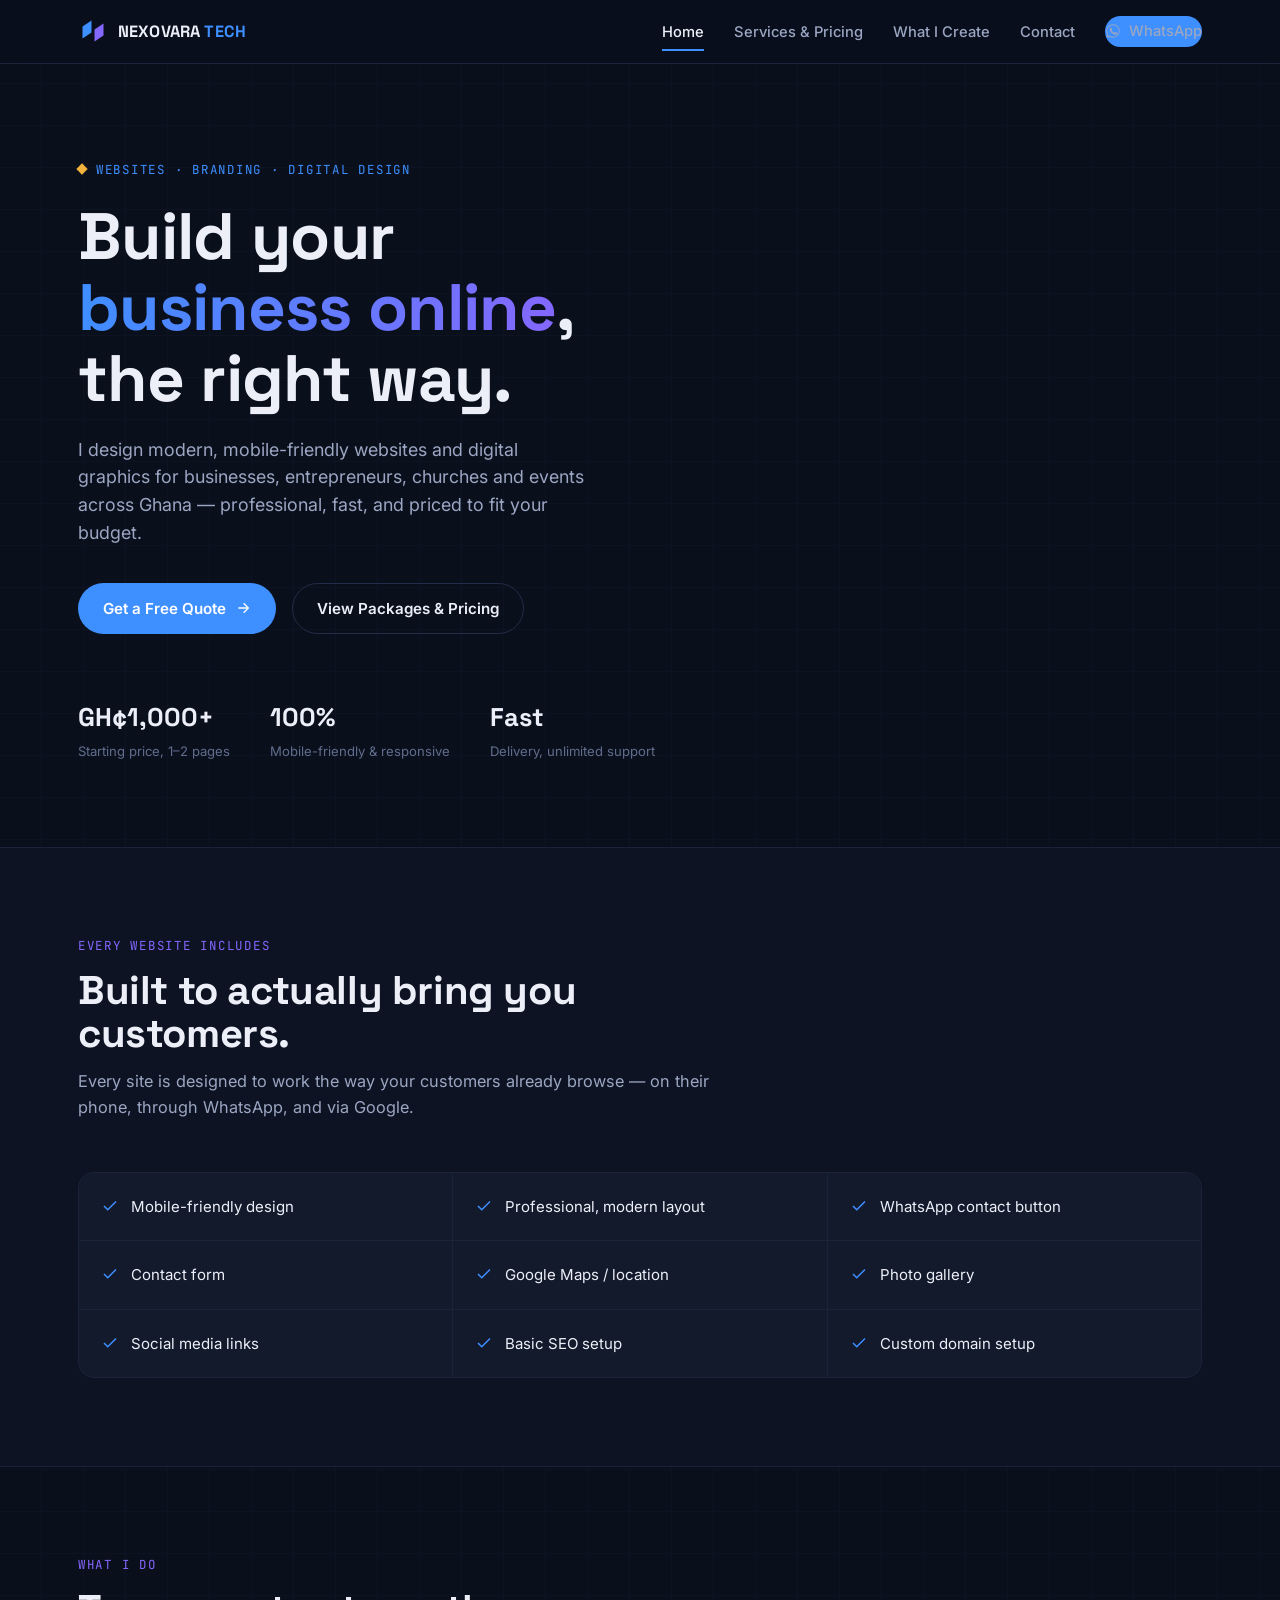
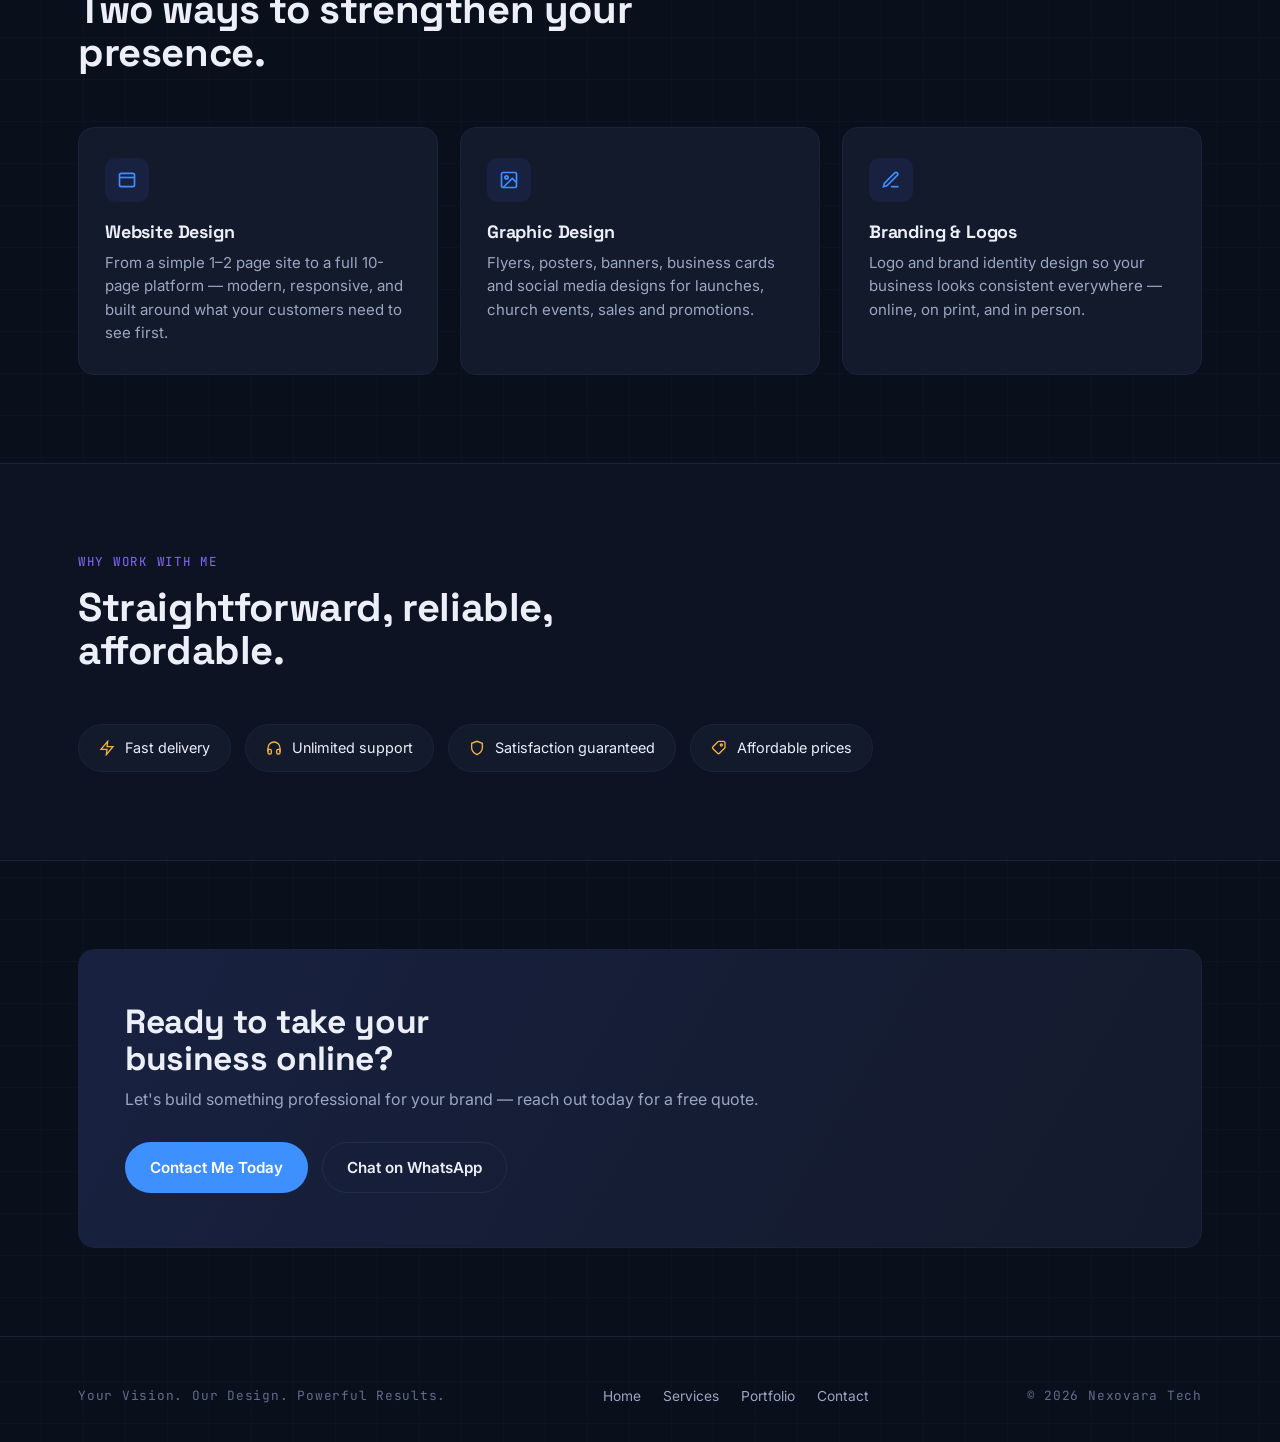
<file: index.html>
<!DOCTYPE html>
<html lang="en">
<head>
<meta charset="UTF-8">
<meta name="viewport" content="width=device-width, initial-scale=1.0">
<title>Nexovara Tech — Websites & Digital Design, Built for Ghanaian Businesses</title>
<meta name="description" content="Nexovara Tech builds modern, mobile-friendly websites and digital design for businesses, churches and events in Ghana. Get a professional site with WhatsApp booking, SEO setup and more.">
<link rel="preconnect" href="https://fonts.googleapis.com">
<link href="https://fonts.googleapis.com/css2?family=Space+Grotesk:wght@500;700&family=Inter:wght@400;500;600;700&family=JetBrains+Mono:wght@400;500&display=swap" rel="stylesheet">
<link rel="stylesheet" href="styles.css">
</head>
<body>

<header class="site-header">
  <nav class="nav">
    <a href="index.html" class="brand">
      <svg class="brand-mark" viewBox="0 0 40 40" fill="none">
        <path d="M6 30V14L18 6V22L6 30Z" fill="#3E8FFF"/>
        <path d="M34 10V26L22 34V18L34 10Z" fill="#8467FF"/>
      </svg>
      <span class="brand-name">NEXOVARA <span>TECH</span></span>
    </a>
    <ul class="nav-links" id="nav-links">
      <li><a href="index.html" class="active">Home</a></li>
      <li><a href="services.html">Services & Pricing</a></li>
      <li><a href="portfolio.html">What I Create</a></li>
      <li><a href="contact.html">Contact</a></li>
      <li><a href="https://wa.me/233247106208" class="nav-cta" target="_blank" rel="noopener">
        <svg width="16" height="16" viewBox="0 0 24 24" fill="currentColor"><path d="M17.5 14.4c-.3-.1-1.7-.8-1.9-.9-.3-.1-.4-.1-.6.1-.2.3-.7.9-.8 1-.2.2-.3.2-.5.1-.3-.1-1.2-.4-2.2-1.4-.8-.7-1.4-1.6-1.5-1.9-.2-.3 0-.5.1-.6.1-.1.3-.3.4-.5.1-.1.2-.3.2-.4.1-.2 0-.3 0-.5-.1-.1-.6-1.5-.8-2-.2-.5-.4-.4-.6-.4h-.5c-.2 0-.5.1-.7.3-.3.3-1 1-1 2.4s1 2.8 1.2 3c.1.2 2 3 4.8 4.3.7.3 1.2.5 1.6.6.7.2 1.3.2 1.8.1.5-.1 1.7-.7 2-1.4.2-.7.2-1.2.1-1.4-.1-.1-.2-.2-.5-.3z"/><path d="M12 2C6.5 2 2 6.5 2 12c0 1.9.5 3.7 1.5 5.2L2 22l4.9-1.3c1.5.8 3.2 1.3 5.1 1.3 5.5 0 10-4.5 10-10S17.5 2 12 2zm0 18.3c-1.7 0-3.3-.5-4.7-1.3l-.3-.2-3 .8.8-2.9-.2-.3C3.7 15 3.2 13.5 3.2 12c0-4.8 3.9-8.8 8.8-8.8s8.8 3.9 8.8 8.8-3.9 8.8-8.8 8.8z"/></svg>
        WhatsApp
      </a></li>
    </ul>
    <button class="nav-toggle" aria-label="Toggle menu" aria-expanded="false">
      <svg width="22" height="22" viewBox="0 0 24 24" fill="none" stroke="currentColor" stroke-width="2"><path d="M3 6h18M3 12h18M3 18h18"/></svg>
    </button>
  </nav>
</header>

<main>

  <!-- HERO -->
  <section class="hero">
    <div class="wrap">
      <span class="eyebrow">Websites · Branding · Digital Design</span>
      <h1>Build your <span class="accent">business online</span>, the right way.</h1>
      <p class="hero-sub">I design modern, mobile-friendly websites and digital graphics for businesses, entrepreneurs, churches and events across Ghana — professional, fast, and priced to fit your budget.</p>
      <div class="hero-actions">
        <a href="contact.html" class="btn btn-primary">
          Get a Free Quote
          <svg width="16" height="16" viewBox="0 0 24 24" fill="none" stroke="currentColor" stroke-width="2"><path d="M5 12h14M13 5l7 7-7 7"/></svg>
        </a>
        <a href="services.html" class="btn btn-ghost">View Packages & Pricing</a>
      </div>
      <div class="hero-stats">
        <div class="hero-stat"><b>GH¢1,000+</b><span>Starting price, 1–2 pages</span></div>
        <div class="hero-stat"><b>100%</b><span>Mobile-friendly & responsive</span></div>
        <div class="hero-stat"><b>Fast</b><span>Delivery, unlimited support</span></div>
      </div>
    </div>
  </section>

  <!-- FEATURES -->
  <section class="section section-alt">
    <div class="wrap">
      <div class="section-head">
        <span class="section-tag">Every Website Includes</span>
        <h2>Built to actually bring you customers.</h2>
        <p>Every site is designed to work the way your customers already browse — on their phone, through WhatsApp, and via Google.</p>
      </div>
      <div class="feat-grid">
        <div class="feat-item"><svg width="18" height="18" viewBox="0 0 24 24" fill="none" stroke="currentColor" stroke-width="2"><path d="M20 6L9 17l-5-5"/></svg><span>Mobile-friendly design</span></div>
        <div class="feat-item"><svg width="18" height="18" viewBox="0 0 24 24" fill="none" stroke="currentColor" stroke-width="2"><path d="M20 6L9 17l-5-5"/></svg><span>Professional, modern layout</span></div>
        <div class="feat-item"><svg width="18" height="18" viewBox="0 0 24 24" fill="none" stroke="currentColor" stroke-width="2"><path d="M20 6L9 17l-5-5"/></svg><span>WhatsApp contact button</span></div>
        <div class="feat-item"><svg width="18" height="18" viewBox="0 0 24 24" fill="none" stroke="currentColor" stroke-width="2"><path d="M20 6L9 17l-5-5"/></svg><span>Contact form</span></div>
        <div class="feat-item"><svg width="18" height="18" viewBox="0 0 24 24" fill="none" stroke="currentColor" stroke-width="2"><path d="M20 6L9 17l-5-5"/></svg><span>Google Maps / location</span></div>
        <div class="feat-item"><svg width="18" height="18" viewBox="0 0 24 24" fill="none" stroke="currentColor" stroke-width="2"><path d="M20 6L9 17l-5-5"/></svg><span>Photo gallery</span></div>
        <div class="feat-item"><svg width="18" height="18" viewBox="0 0 24 24" fill="none" stroke="currentColor" stroke-width="2"><path d="M20 6L9 17l-5-5"/></svg><span>Social media links</span></div>
        <div class="feat-item"><svg width="18" height="18" viewBox="0 0 24 24" fill="none" stroke="currentColor" stroke-width="2"><path d="M20 6L9 17l-5-5"/></svg><span>Basic SEO setup</span></div>
        <div class="feat-item"><svg width="18" height="18" viewBox="0 0 24 24" fill="none" stroke="currentColor" stroke-width="2"><path d="M20 6L9 17l-5-5"/></svg><span>Custom domain setup</span></div>
      </div>
    </div>
  </section>

  <!-- SERVICES TEASER -->
  <section class="section">
    <div class="wrap">
      <div class="section-head">
        <span class="section-tag">What I Do</span>
        <h2>Two ways to strengthen your presence.</h2>
      </div>
      <div class="card-grid">
        <div class="card">
          <div class="card-icon"><svg width="20" height="20" viewBox="0 0 24 24" fill="none" stroke="currentColor" stroke-width="2"><rect x="3" y="4" width="18" height="16" rx="2"/><path d="M3 9h18"/></svg></div>
          <h3>Website Design</h3>
          <p>From a simple 1–2 page site to a full 10-page platform — modern, responsive, and built around what your customers need to see first.</p>
        </div>
        <div class="card">
          <div class="card-icon"><svg width="20" height="20" viewBox="0 0 24 24" fill="none" stroke="currentColor" stroke-width="2"><rect x="3" y="3" width="18" height="18" rx="2"/><circle cx="9" cy="9" r="2"/><path d="M21 15l-5-5L5 21"/></svg></div>
          <h3>Graphic Design</h3>
          <p>Flyers, posters, banners, business cards and social media designs for launches, church events, sales and promotions.</p>
        </div>
        <div class="card">
          <div class="card-icon"><svg width="20" height="20" viewBox="0 0 24 24" fill="none" stroke="currentColor" stroke-width="2"><path d="M12 20h9"/><path d="M16.5 3.5a2.1 2.1 0 013 3L7 19l-4 1 1-4L16.5 3.5z"/></svg></div>
          <h3>Branding & Logos</h3>
          <p>Logo and brand identity design so your business looks consistent everywhere — online, on print, and in person.</p>
        </div>
      </div>
    </div>
  </section>

  <!-- WHY US -->
  <section class="section section-alt">
    <div class="wrap">
      <div class="section-head">
        <span class="section-tag">Why Work With Me</span>
        <h2>Straightforward, reliable, affordable.</h2>
      </div>
      <div class="badge-strip">
        <div class="badge"><svg width="16" height="16" viewBox="0 0 24 24" fill="none" stroke="currentColor" stroke-width="2"><path d="M13 2L3 14h9l-1 8 10-12h-9l1-8z"/></svg>Fast delivery</div>
        <div class="badge"><svg width="16" height="16" viewBox="0 0 24 24" fill="none" stroke="currentColor" stroke-width="2"><path d="M3 18v-6a9 9 0 0118 0v6"/><path d="M21 19a2 2 0 01-2 2h-1a2 2 0 01-2-2v-3a2 2 0 012-2h3zM3 19a2 2 0 002 2h1a2 2 0 002-2v-3a2 2 0 00-2-2H3z"/></svg>Unlimited support</div>
        <div class="badge"><svg width="16" height="16" viewBox="0 0 24 24" fill="none" stroke="currentColor" stroke-width="2"><path d="M12 22s8-4 8-10V5l-8-3-8 3v7c0 6 8 10 8 10z"/></svg>Satisfaction guaranteed</div>
        <div class="badge"><svg width="16" height="16" viewBox="0 0 24 24" fill="none" stroke="currentColor" stroke-width="2"><path d="M20.6 12.1L12.7 20a2 2 0 01-2.8 0l-7-7a2 2 0 010-2.8l7.9-7.9A2 2 0 0112.1 2H19a2 2 0 012 2v6.8a2 2 0 01-.4 1.3z"/><circle cx="15.5" cy="7.5" r="1.5"/></svg>Affordable prices</div>
      </div>
    </div>
  </section>

  <!-- CTA BAND -->
  <section class="section">
    <div class="wrap">
      <div class="cta-band">
        <div>
          <h2>Ready to take your business online?</h2>
          <p>Let's build something professional for your brand — reach out today for a free quote.</p>
        </div>
        <div style="display:flex; gap:14px; flex-wrap:wrap;">
          <a href="contact.html" class="btn btn-primary">Contact Me Today</a>
          <a href="https://wa.me/233247106208" class="btn btn-ghost" target="_blank" rel="noopener">Chat on WhatsApp</a>
        </div>
      </div>
    </div>
  </section>

</main>

<footer class="site-footer">
  <div class="wrap footer-inner">
    <span class="footer-tag">Your Vision. Our Design. Powerful Results.</span>
    <ul class="footer-links">
      <li><a href="index.html">Home</a></li>
      <li><a href="services.html">Services</a></li>
      <li><a href="portfolio.html">Portfolio</a></li>
      <li><a href="contact.html">Contact</a></li>
    </ul>
    <span class="footer-tag">© 2026 Nexovara Tech</span>
  </div>
</footer>

<script src="script.js"></script>
</body>
</html>
</file>
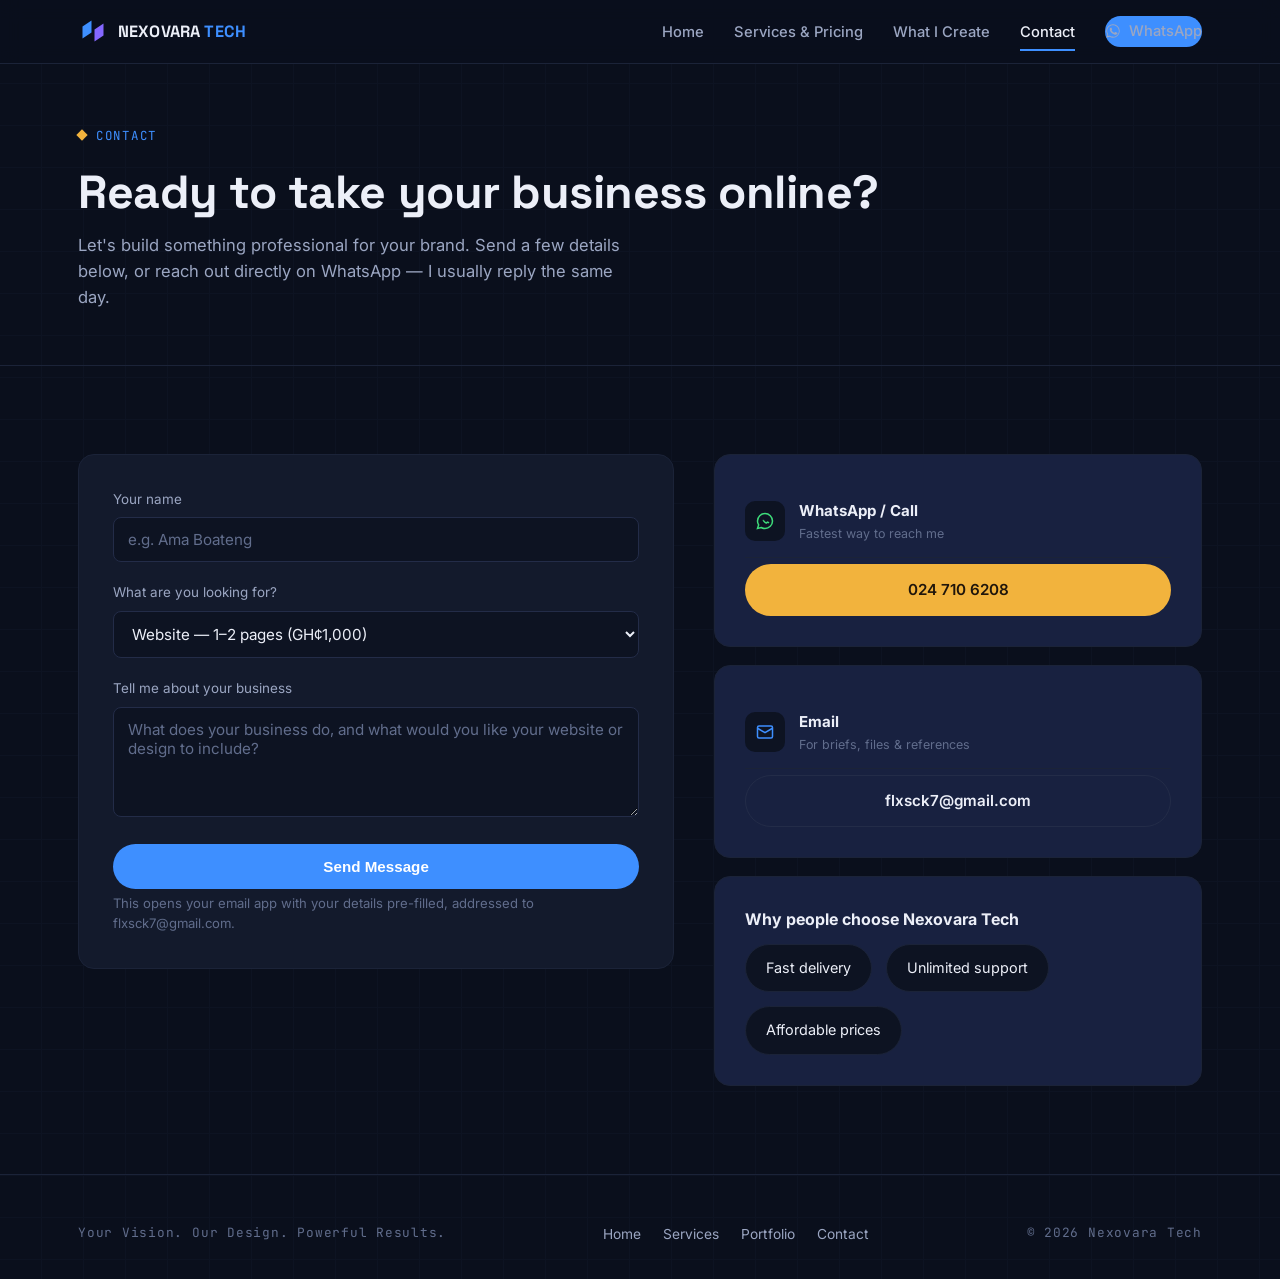
<file: contact.html>
<!DOCTYPE html>
<html lang="en">
<head>
<meta charset="UTF-8">
<meta name="viewport" content="width=device-width, initial-scale=1.0">
<title>Contact — Nexovara Tech</title>
<meta name="description" content="Get in touch with Nexovara Tech for a free website or graphic design quote. WhatsApp, call or email.">
<link rel="preconnect" href="https://fonts.googleapis.com">
<link href="https://fonts.googleapis.com/css2?family=Space+Grotesk:wght@500;700&family=Inter:wght@400;500;600;700&family=JetBrains+Mono:wght@400;500&display=swap" rel="stylesheet">
<link rel="stylesheet" href="styles.css">
</head>
<body>

<header class="site-header">
  <nav class="nav">
    <a href="index.html" class="brand">
      <svg class="brand-mark" viewBox="0 0 40 40" fill="none">
        <path d="M6 30V14L18 6V22L6 30Z" fill="#3E8FFF"/>
        <path d="M34 10V26L22 34V18L34 10Z" fill="#8467FF"/>
      </svg>
      <span class="brand-name">NEXOVARA <span>TECH</span></span>
    </a>
    <ul class="nav-links" id="nav-links">
      <li><a href="index.html">Home</a></li>
      <li><a href="services.html">Services & Pricing</a></li>
      <li><a href="portfolio.html">What I Create</a></li>
      <li><a href="contact.html" class="active">Contact</a></li>
      <li><a href="https://wa.me/233247106208" class="nav-cta" target="_blank" rel="noopener">
        <svg width="16" height="16" viewBox="0 0 24 24" fill="currentColor"><path d="M17.5 14.4c-.3-.1-1.7-.8-1.9-.9-.3-.1-.4-.1-.6.1-.2.3-.7.9-.8 1-.2.2-.3.2-.5.1-.3-.1-1.2-.4-2.2-1.4-.8-.7-1.4-1.6-1.5-1.9-.2-.3 0-.5.1-.6.1-.1.3-.3.4-.5.1-.1.2-.3.2-.4.1-.2 0-.3 0-.5-.1-.1-.6-1.5-.8-2-.2-.5-.4-.4-.6-.4h-.5c-.2 0-.5.1-.7.3-.3.3-1 1-1 2.4s1 2.8 1.2 3c.1.2 2 3 4.8 4.3.7.3 1.2.5 1.6.6.7.2 1.3.2 1.8.1.5-.1 1.7-.7 2-1.4.2-.7.2-1.2.1-1.4-.1-.1-.2-.2-.5-.3z"/><path d="M12 2C6.5 2 2 6.5 2 12c0 1.9.5 3.7 1.5 5.2L2 22l4.9-1.3c1.5.8 3.2 1.3 5.1 1.3 5.5 0 10-4.5 10-10S17.5 2 12 2zm0 18.3c-1.7 0-3.3-.5-4.7-1.3l-.3-.2-3 .8.8-2.9-.2-.3C3.7 15 3.2 13.5 3.2 12c0-4.8 3.9-8.8 8.8-8.8s8.8 3.9 8.8 8.8-3.9 8.8-8.8 8.8z"/></svg>
        WhatsApp
      </a></li>
    </ul>
    <button class="nav-toggle" aria-label="Toggle menu" aria-expanded="false">
      <svg width="22" height="22" viewBox="0 0 24 24" fill="none" stroke="currentColor" stroke-width="2"><path d="M3 6h18M3 12h18M3 18h18"/></svg>
    </button>
  </nav>
</header>

<main>

  <section class="page-hero">
    <div class="wrap">
      <span class="eyebrow">Contact</span>
      <h1>Ready to take your business online?</h1>
      <p>Let's build something professional for your brand. Send a few details below, or reach out directly on WhatsApp — I usually reply the same day.</p>
    </div>
  </section>

  <section class="section">
    <div class="wrap contact-grid">

      <form class="contact-form" id="quote-form">
        <div class="field">
          <label for="name">Your name</label>
          <input id="name" name="name" type="text" placeholder="e.g. Ama Boateng" required>
        </div>
        <div class="field">
          <label for="pages">What are you looking for?</label>
          <select id="pages" name="pages">
            <option>Website — 1–2 pages (GH¢1,000)</option>
            <option>Website — 3–4 pages (GH¢1,500)</option>
            <option>Website — 5–6 pages (GH¢2,000)</option>
            <option>Website — 7–10 pages (GH¢3,000+)</option>
            <option>Graphic design (flyer, poster, banner, etc.)</option>
            <option>Not sure yet</option>
          </select>
        </div>
        <div class="field">
          <label for="message">Tell me about your business</label>
          <textarea id="message" name="message" placeholder="What does your business do, and what would you like your website or design to include?" required></textarea>
        </div>
        <button type="submit" class="btn btn-primary" style="width:100%; justify-content:center;">Send Message</button>
        <p class="form-note">This opens your email app with your details pre-filled, addressed to flxsck7@gmail.com.</p>
      </form>

      <div>
        <div class="contact-card">
          <div class="contact-row">
            <span class="ic"><svg width="18" height="18" viewBox="0 0 24 24" fill="none" stroke="#3EDC7A" stroke-width="2"><path d="M17.5 14.4c-.3-.1-1.7-.8-1.9-.9-.3-.1-.4-.1-.6.1-.2.3-.7.9-.8 1-.2.2-.3.2-.5.1-.3-.1-1.2-.4-2.2-1.4-.8-.7-1.4-1.6-1.5-1.9-.2-.3 0-.5.1-.6"/><path d="M12 2C6.5 2 2 6.5 2 12c0 1.9.5 3.7 1.5 5.2L2 22l4.9-1.3c1.5.8 3.2 1.3 5.1 1.3 5.5 0 10-4.5 10-10S17.5 2 12 2z"/></svg></span>
            <div><b>WhatsApp / Call</b><small>Fastest way to reach me</small></div>
          </div>
          <a href="https://wa.me/233247106208" target="_blank" rel="noopener" class="btn btn-amber" style="width:100%; justify-content:center; margin-top:6px;">024 710 6208</a>
        </div>

        <div class="contact-card">
          <div class="contact-row">
            <span class="ic"><svg width="18" height="18" viewBox="0 0 24 24" fill="none" stroke="var(--blue)" stroke-width="2"><rect x="2" y="4" width="20" height="16" rx="2"/><path d="M2 7l10 6 10-6"/></svg></span>
            <div><b>Email</b><small>For briefs, files & references</small></div>
          </div>
          <a href="mailto:flxsck7@gmail.com" class="btn btn-ghost" style="width:100%; justify-content:center; margin-top:6px;">flxsck7@gmail.com</a>
        </div>

        <div class="contact-card" style="margin-bottom:0;">
          <b style="display:block; margin-bottom:12px;">Why people choose Nexovara Tech</b>
          <div class="badge-strip">
            <div class="badge" style="background:var(--bg-alt);">Fast delivery</div>
            <div class="badge" style="background:var(--bg-alt);">Unlimited support</div>
            <div class="badge" style="background:var(--bg-alt);">Affordable prices</div>
          </div>
        </div>
      </div>

    </div>
  </section>

</main>

<footer class="site-footer">
  <div class="wrap footer-inner">
    <span class="footer-tag">Your Vision. Our Design. Powerful Results.</span>
    <ul class="footer-links">
      <li><a href="index.html">Home</a></li>
      <li><a href="services.html">Services</a></li>
      <li><a href="portfolio.html">Portfolio</a></li>
      <li><a href="contact.html">Contact</a></li>
    </ul>
    <span class="footer-tag">© 2026 Nexovara Tech</span>
  </div>
</footer>

<script src="script.js"></script>
</body>
</html>
</file>
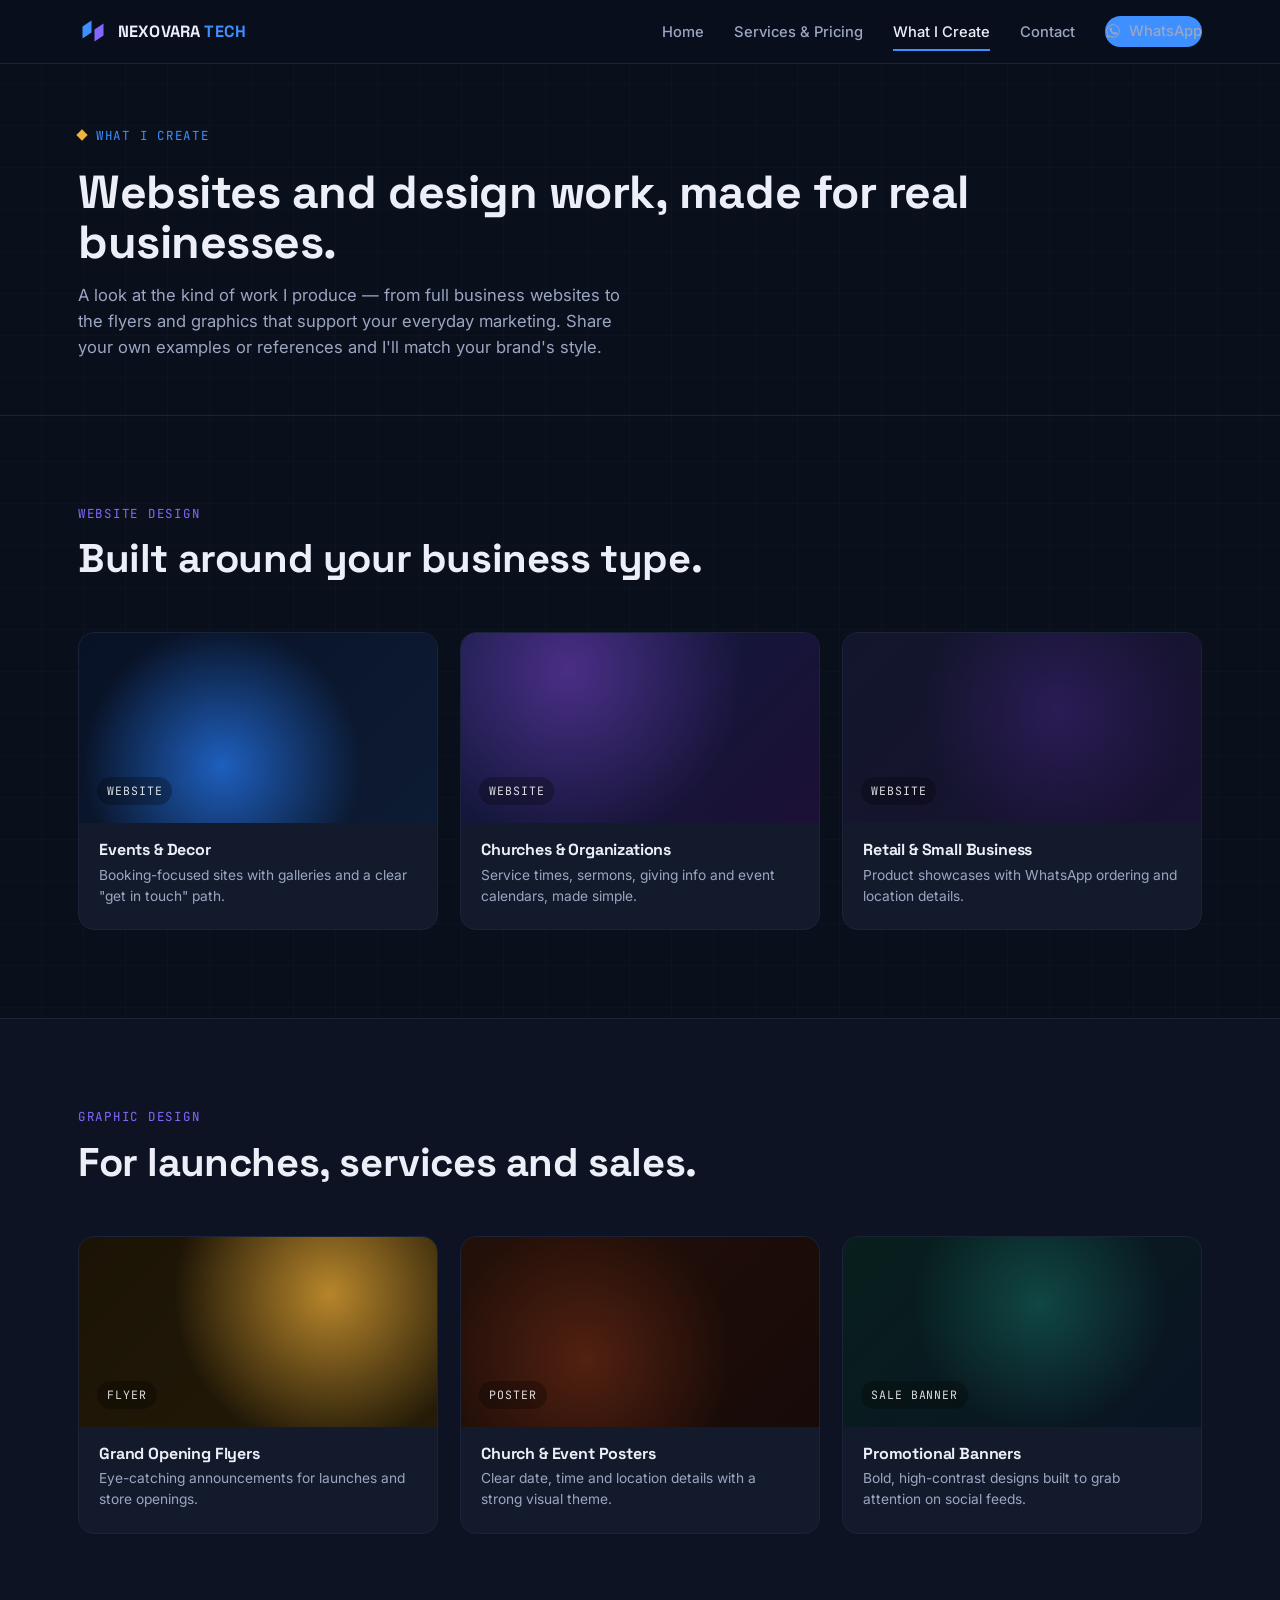
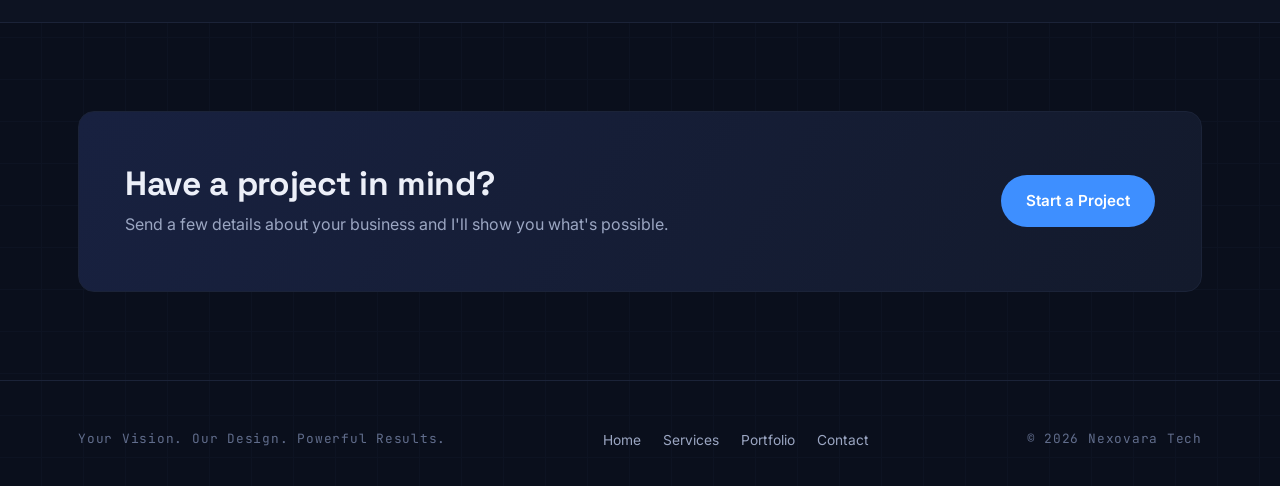
<file: portfolio.html>
<!DOCTYPE html>
<html lang="en">
<head>
<meta charset="UTF-8">
<meta name="viewport" content="width=device-width, initial-scale=1.0">
<title>What I Create — Nexovara Tech</title>
<meta name="description" content="Websites, flyers, posters, banners, business cards and social media designs by Nexovara Tech.">
<link rel="preconnect" href="https://fonts.googleapis.com">
<link href="https://fonts.googleapis.com/css2?family=Space+Grotesk:wght@500;700&family=Inter:wght@400;500;600;700&family=JetBrains+Mono:wght@400;500&display=swap" rel="stylesheet">
<link rel="stylesheet" href="styles.css">
</head>
<body>

<header class="site-header">
  <nav class="nav">
    <a href="index.html" class="brand">
      <svg class="brand-mark" viewBox="0 0 40 40" fill="none">
        <path d="M6 30V14L18 6V22L6 30Z" fill="#3E8FFF"/>
        <path d="M34 10V26L22 34V18L34 10Z" fill="#8467FF"/>
      </svg>
      <span class="brand-name">NEXOVARA <span>TECH</span></span>
    </a>
    <ul class="nav-links" id="nav-links">
      <li><a href="index.html">Home</a></li>
      <li><a href="services.html">Services & Pricing</a></li>
      <li><a href="portfolio.html" class="active">What I Create</a></li>
      <li><a href="contact.html">Contact</a></li>
      <li><a href="https://wa.me/233247106208" class="nav-cta" target="_blank" rel="noopener">
        <svg width="16" height="16" viewBox="0 0 24 24" fill="currentColor"><path d="M17.5 14.4c-.3-.1-1.7-.8-1.9-.9-.3-.1-.4-.1-.6.1-.2.3-.7.9-.8 1-.2.2-.3.2-.5.1-.3-.1-1.2-.4-2.2-1.4-.8-.7-1.4-1.6-1.5-1.9-.2-.3 0-.5.1-.6.1-.1.3-.3.4-.5.1-.1.2-.3.2-.4.1-.2 0-.3 0-.5-.1-.1-.6-1.5-.8-2-.2-.5-.4-.4-.6-.4h-.5c-.2 0-.5.1-.7.3-.3.3-1 1-1 2.4s1 2.8 1.2 3c.1.2 2 3 4.8 4.3.7.3 1.2.5 1.6.6.7.2 1.3.2 1.8.1.5-.1 1.7-.7 2-1.4.2-.7.2-1.2.1-1.4-.1-.1-.2-.2-.5-.3z"/><path d="M12 2C6.5 2 2 6.5 2 12c0 1.9.5 3.7 1.5 5.2L2 22l4.9-1.3c1.5.8 3.2 1.3 5.1 1.3 5.5 0 10-4.5 10-10S17.5 2 12 2zm0 18.3c-1.7 0-3.3-.5-4.7-1.3l-.3-.2-3 .8.8-2.9-.2-.3C3.7 15 3.2 13.5 3.2 12c0-4.8 3.9-8.8 8.8-8.8s8.8 3.9 8.8 8.8-3.9 8.8-8.8 8.8z"/></svg>
        WhatsApp
      </a></li>
    </ul>
    <button class="nav-toggle" aria-label="Toggle menu" aria-expanded="false">
      <svg width="22" height="22" viewBox="0 0 24 24" fill="none" stroke="currentColor" stroke-width="2"><path d="M3 6h18M3 12h18M3 18h18"/></svg>
    </button>
  </nav>
</header>

<main>

  <section class="page-hero">
    <div class="wrap">
      <span class="eyebrow">What I Create</span>
      <h1>Websites and design work, made for real businesses.</h1>
      <p>A look at the kind of work I produce — from full business websites to the flyers and graphics that support your everyday marketing. Share your own examples or references and I'll match your brand's style.</p>
    </div>
  </section>

  <section class="section">
    <div class="wrap">
      <div class="section-head">
        <span class="section-tag">Website Design</span>
        <h2>Built around your business type.</h2>
      </div>
      <div class="gallery-grid">
        <div class="gallery-card">
          <div class="gallery-art art-3"><span>Website</span></div>
          <div class="cap"><h4>Events & Decor</h4><p>Booking-focused sites with galleries and a clear "get in touch" path.</p></div>
        </div>
        <div class="gallery-card">
          <div class="gallery-art art-1"><span>Website</span></div>
          <div class="cap"><h4>Churches & Organizations</h4><p>Service times, sermons, giving info and event calendars, made simple.</p></div>
        </div>
        <div class="gallery-card">
          <div class="gallery-art art-4"><span>Website</span></div>
          <div class="cap"><h4>Retail & Small Business</h4><p>Product showcases with WhatsApp ordering and location details.</p></div>
        </div>
      </div>
    </div>
  </section>

  <section class="section section-alt">
    <div class="wrap">
      <div class="section-head">
        <span class="section-tag">Graphic Design</span>
        <h2>For launches, services and sales.</h2>
      </div>
      <div class="gallery-grid">
        <div class="gallery-card">
          <div class="gallery-art art-2"><span>Flyer</span></div>
          <div class="cap"><h4>Grand Opening Flyers</h4><p>Eye-catching announcements for launches and store openings.</p></div>
        </div>
        <div class="gallery-card">
          <div class="gallery-art art-5"><span>Poster</span></div>
          <div class="cap"><h4>Church & Event Posters</h4><p>Clear date, time and location details with a strong visual theme.</p></div>
        </div>
        <div class="gallery-card">
          <div class="gallery-art art-6"><span>Sale Banner</span></div>
          <div class="cap"><h4>Promotional Banners</h4><p>Bold, high-contrast designs built to grab attention on social feeds.</p></div>
        </div>
      </div>
    </div>
  </section>

  <section class="section">
    <div class="wrap">
      <div class="cta-band">
        <div>
          <h2>Have a project in mind?</h2>
          <p>Send a few details about your business and I'll show you what's possible.</p>
        </div>
        <a href="contact.html" class="btn btn-primary">Start a Project</a>
      </div>
    </div>
  </section>

</main>

<footer class="site-footer">
  <div class="wrap footer-inner">
    <span class="footer-tag">Your Vision. Our Design. Powerful Results.</span>
    <ul class="footer-links">
      <li><a href="index.html">Home</a></li>
      <li><a href="services.html">Services</a></li>
      <li><a href="portfolio.html">Portfolio</a></li>
      <li><a href="contact.html">Contact</a></li>
    </ul>
    <span class="footer-tag">© 2026 Nexovara Tech</span>
  </div>
</footer>

<script src="script.js"></script>
</body>
</html>
</file>
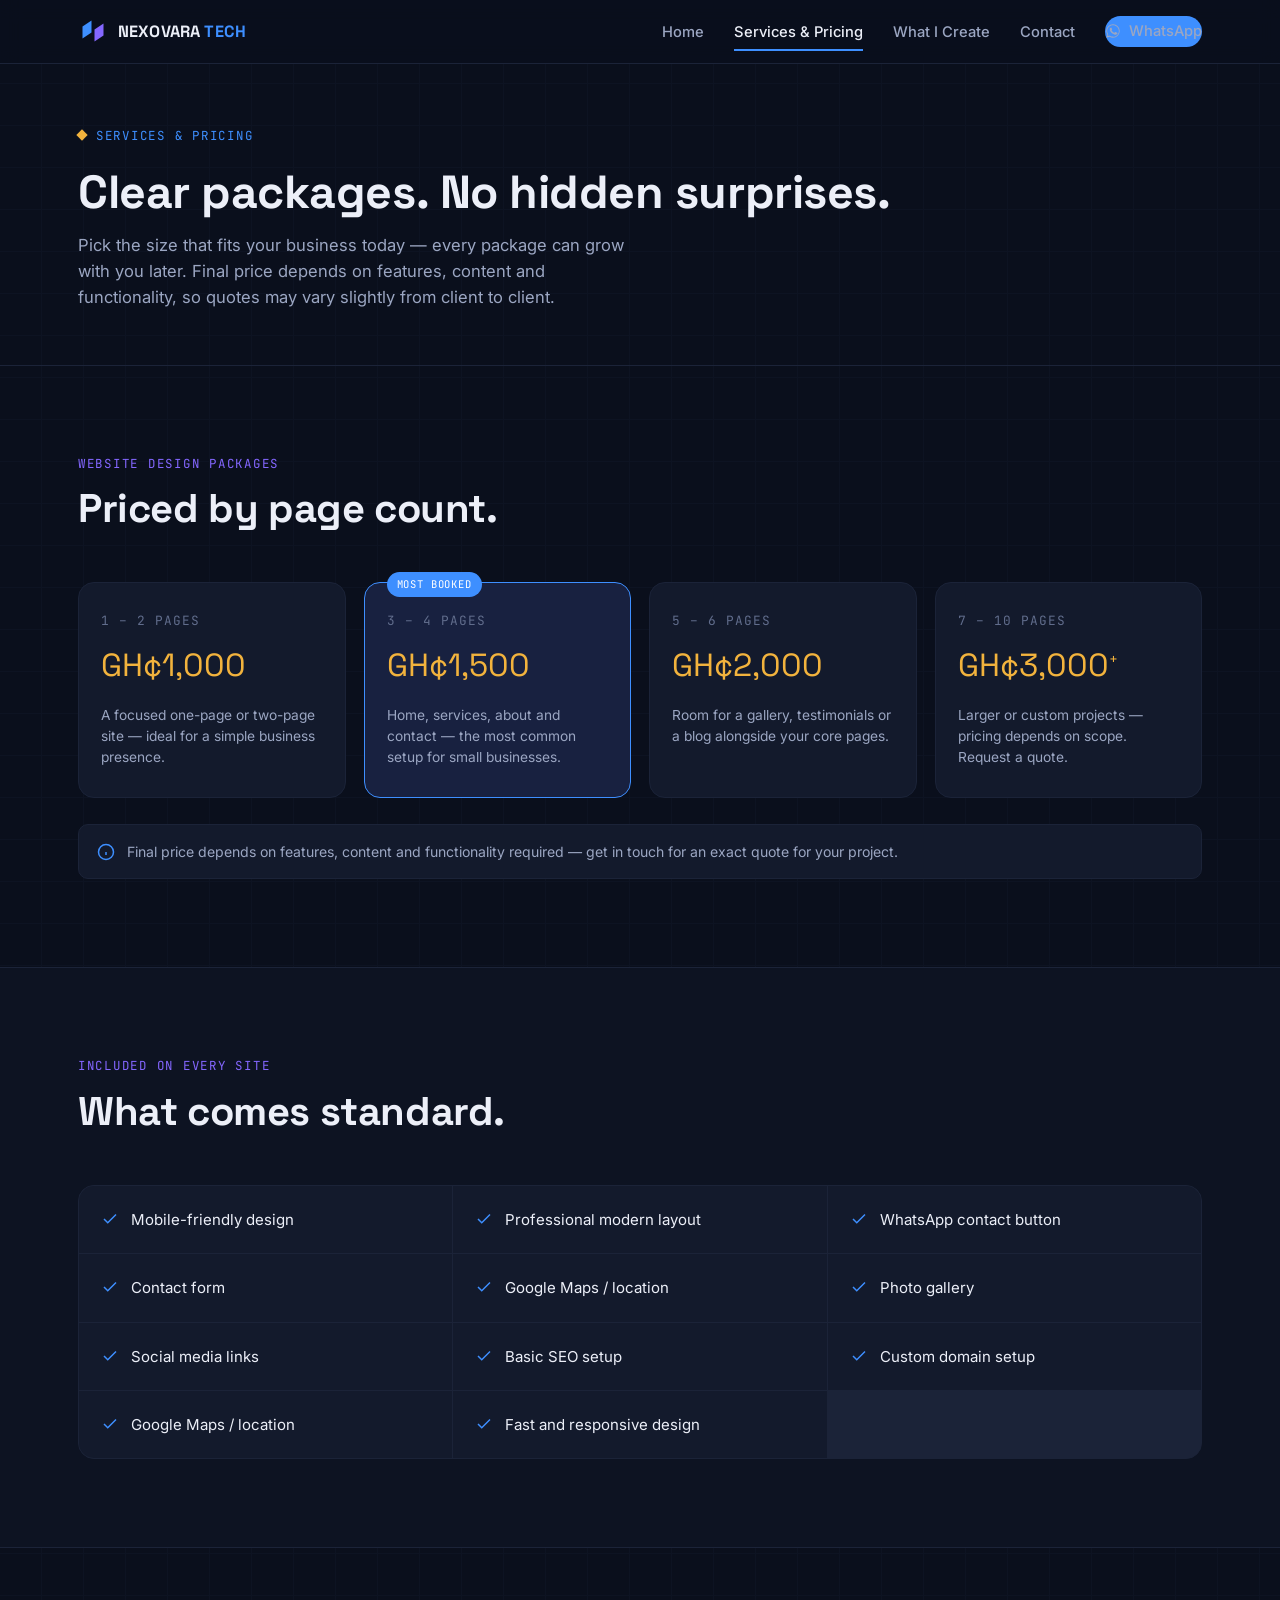
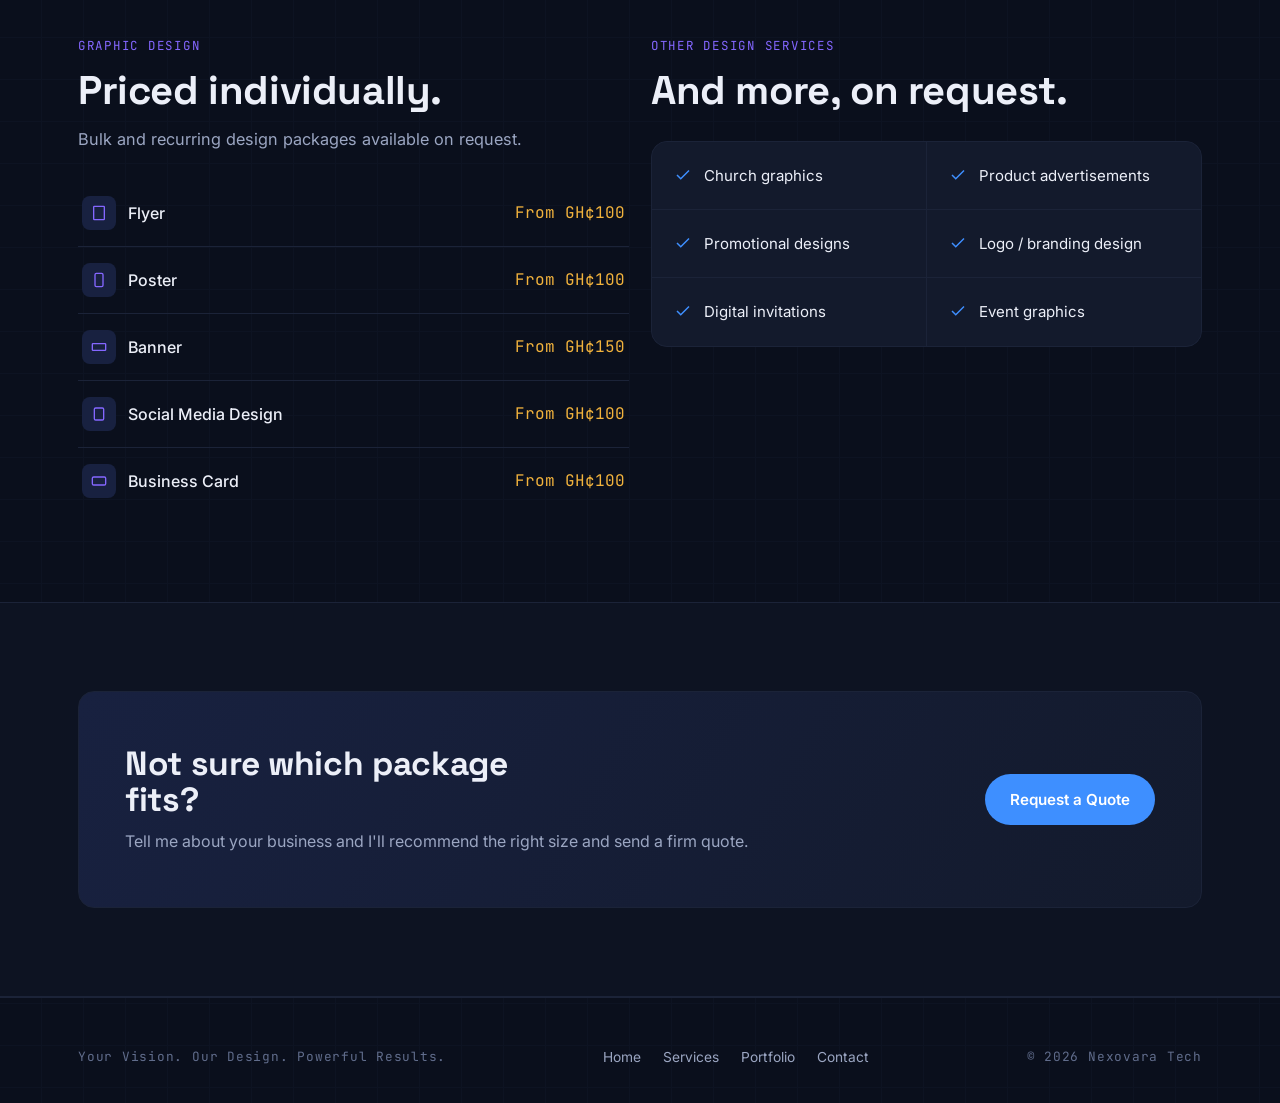
<file: services.html>
<!DOCTYPE html>
<html lang="en">
<head>
<meta charset="UTF-8">
<meta name="viewport" content="width=device-width, initial-scale=1.0">
<title>Services & Pricing — Nexovara Tech</title>
<meta name="description" content="Website design packages from GH¢1,000 and graphic design services from GH¢100 — flyers, posters, banners, social media designs and more.">
<link rel="preconnect" href="https://fonts.googleapis.com">
<link href="https://fonts.googleapis.com/css2?family=Space+Grotesk:wght@500;700&family=Inter:wght@400;500;600;700&family=JetBrains+Mono:wght@400;500&display=swap" rel="stylesheet">
<link rel="stylesheet" href="styles.css">
</head>
<body>

<header class="site-header">
  <nav class="nav">
    <a href="index.html" class="brand">
      <svg class="brand-mark" viewBox="0 0 40 40" fill="none">
        <path d="M6 30V14L18 6V22L6 30Z" fill="#3E8FFF"/>
        <path d="M34 10V26L22 34V18L34 10Z" fill="#8467FF"/>
      </svg>
      <span class="brand-name">NEXOVARA <span>TECH</span></span>
    </a>
    <ul class="nav-links" id="nav-links">
      <li><a href="index.html">Home</a></li>
      <li><a href="services.html" class="active">Services & Pricing</a></li>
      <li><a href="portfolio.html">What I Create</a></li>
      <li><a href="contact.html">Contact</a></li>
      <li><a href="https://wa.me/233247106208" class="nav-cta" target="_blank" rel="noopener">
        <svg width="16" height="16" viewBox="0 0 24 24" fill="currentColor"><path d="M17.5 14.4c-.3-.1-1.7-.8-1.9-.9-.3-.1-.4-.1-.6.1-.2.3-.7.9-.8 1-.2.2-.3.2-.5.1-.3-.1-1.2-.4-2.2-1.4-.8-.7-1.4-1.6-1.5-1.9-.2-.3 0-.5.1-.6.1-.1.3-.3.4-.5.1-.1.2-.3.2-.4.1-.2 0-.3 0-.5-.1-.1-.6-1.5-.8-2-.2-.5-.4-.4-.6-.4h-.5c-.2 0-.5.1-.7.3-.3.3-1 1-1 2.4s1 2.8 1.2 3c.1.2 2 3 4.8 4.3.7.3 1.2.5 1.6.6.7.2 1.3.2 1.8.1.5-.1 1.7-.7 2-1.4.2-.7.2-1.2.1-1.4-.1-.1-.2-.2-.5-.3z"/><path d="M12 2C6.5 2 2 6.5 2 12c0 1.9.5 3.7 1.5 5.2L2 22l4.9-1.3c1.5.8 3.2 1.3 5.1 1.3 5.5 0 10-4.5 10-10S17.5 2 12 2zm0 18.3c-1.7 0-3.3-.5-4.7-1.3l-.3-.2-3 .8.8-2.9-.2-.3C3.7 15 3.2 13.5 3.2 12c0-4.8 3.9-8.8 8.8-8.8s8.8 3.9 8.8 8.8-3.9 8.8-8.8 8.8z"/></svg>
        WhatsApp
      </a></li>
    </ul>
    <button class="nav-toggle" aria-label="Toggle menu" aria-expanded="false">
      <svg width="22" height="22" viewBox="0 0 24 24" fill="none" stroke="currentColor" stroke-width="2"><path d="M3 6h18M3 12h18M3 18h18"/></svg>
    </button>
  </nav>
</header>

<main>

  <section class="page-hero">
    <div class="wrap">
      <span class="eyebrow">Services & Pricing</span>
      <h1>Clear packages. No hidden surprises.</h1>
      <p>Pick the size that fits your business today — every package can grow with you later. Final price depends on features, content and functionality, so quotes may vary slightly from client to client.</p>
    </div>
  </section>

  <!-- WEBSITE PACKAGES -->
  <section class="section">
    <div class="wrap">
      <div class="section-head">
        <span class="section-tag">Website Design Packages</span>
        <h2>Priced by page count.</h2>
      </div>
      <div class="price-grid">
        <div class="price-card">
          <div class="price-pages">1 – 2 Pages</div>
          <div class="price-amount">GH¢1,000</div>
          <p class="price-note">A focused one-page or two-page site — ideal for a simple business presence.</p>
        </div>
        <div class="price-card featured">
          <div class="price-pages">3 – 4 Pages</div>
          <div class="price-amount">GH¢1,500</div>
          <p class="price-note">Home, services, about and contact — the most common setup for small businesses.</p>
        </div>
        <div class="price-card">
          <div class="price-pages">5 – 6 Pages</div>
          <div class="price-amount">GH¢2,000</div>
          <p class="price-note">Room for a gallery, testimonials or a blog alongside your core pages.</p>
        </div>
        <div class="price-card">
          <div class="price-pages">7 – 10 Pages</div>
          <div class="price-amount">GH¢3,000<sup>+</sup></div>
          <p class="price-note">Larger or custom projects — pricing depends on scope. Request a quote.</p>
        </div>
      </div>
      <div class="price-disclaimer">
        <svg width="18" height="18" viewBox="0 0 24 24" fill="none" stroke="currentColor" stroke-width="2"><circle cx="12" cy="12" r="10"/><path d="M12 16v-4M12 8h.01"/></svg>
        <span>Final price depends on features, content and functionality required — get in touch for an exact quote for your project.</span>
      </div>
    </div>
  </section>

  <!-- WEBSITE FEATURES -->
  <section class="section section-alt">
    <div class="wrap">
      <div class="section-head">
        <span class="section-tag">Included On Every Site</span>
        <h2>What comes standard.</h2>
      </div>
      <div class="feat-grid">
        <div class="feat-item"><svg width="18" height="18" viewBox="0 0 24 24" fill="none" stroke="currentColor" stroke-width="2"><path d="M20 6L9 17l-5-5"/></svg><span>Mobile-friendly design</span></div>
        <div class="feat-item"><svg width="18" height="18" viewBox="0 0 24 24" fill="none" stroke="currentColor" stroke-width="2"><path d="M20 6L9 17l-5-5"/></svg><span>Professional modern layout</span></div>
        <div class="feat-item"><svg width="18" height="18" viewBox="0 0 24 24" fill="none" stroke="currentColor" stroke-width="2"><path d="M20 6L9 17l-5-5"/></svg><span>WhatsApp contact button</span></div>
        <div class="feat-item"><svg width="18" height="18" viewBox="0 0 24 24" fill="none" stroke="currentColor" stroke-width="2"><path d="M20 6L9 17l-5-5"/></svg><span>Contact form</span></div>
        <div class="feat-item"><svg width="18" height="18" viewBox="0 0 24 24" fill="none" stroke="currentColor" stroke-width="2"><path d="M20 6L9 17l-5-5"/></svg><span>Google Maps / location</span></div>
        <div class="feat-item"><svg width="18" height="18" viewBox="0 0 24 24" fill="none" stroke="currentColor" stroke-width="2"><path d="M20 6L9 17l-5-5"/></svg><span>Photo gallery</span></div>
        <div class="feat-item"><svg width="18" height="18" viewBox="0 0 24 24" fill="none" stroke="currentColor" stroke-width="2"><path d="M20 6L9 17l-5-5"/></svg><span>Social media links</span></div>
        <div class="feat-item"><svg width="18" height="18" viewBox="0 0 24 24" fill="none" stroke="currentColor" stroke-width="2"><path d="M20 6L9 17l-5-5"/></svg><span>Basic SEO setup</span></div>
        <div class="feat-item"><svg width="18" height="18" viewBox="0 0 24 24" fill="none" stroke="currentColor" stroke-width="2"><path d="M20 6L9 17l-5-5"/></svg><span>Custom domain setup</span></div>
        <div class="feat-item"><svg width="18" height="18" viewBox="0 0 24 24" fill="none" stroke="currentColor" stroke-width="2"><path d="M20 6L9 17l-5-5"/></svg><span>Google Maps / location</span></div>
        <div class="feat-item"><svg width="18" height="18" viewBox="0 0 24 24" fill="none" stroke="currentColor" stroke-width="2"><path d="M20 6L9 17l-5-5"/></svg><span>Fast and responsive design</span></div>
      </div>
    </div>
  </section>

  <!-- GRAPHIC DESIGN PRICING -->
  <section class="section">
    <div class="wrap two-col">
      <div>
        <div class="section-head" style="margin-bottom:28px;">
          <span class="section-tag">Graphic Design</span>
          <h2>Priced individually.</h2>
          <p>Bulk and recurring design packages available on request.</p>
        </div>
        <table class="mini-price-table">
          <tr><td><span class="tag-icon"><svg width="16" height="16" viewBox="0 0 24 24" fill="none" stroke="currentColor" stroke-width="2"><rect x="4" y="2" width="16" height="20" rx="1"/></svg></span>Flyer</td><td>From GH¢100</td></tr>
          <tr><td><span class="tag-icon"><svg width="16" height="16" viewBox="0 0 24 24" fill="none" stroke="currentColor" stroke-width="2"><rect x="6" y="2" width="12" height="20" rx="2"/></svg></span>Poster</td><td>From GH¢100</td></tr>
          <tr><td><span class="tag-icon"><svg width="16" height="16" viewBox="0 0 24 24" fill="none" stroke="currentColor" stroke-width="2"><rect x="2" y="7" width="20" height="10" rx="1"/></svg></span>Banner</td><td>From GH¢150</td></tr>
          <tr><td><span class="tag-icon"><svg width="16" height="16" viewBox="0 0 24 24" fill="none" stroke="currentColor" stroke-width="2"><rect x="5" y="3" width="14" height="18" rx="2"/></svg></span>Social Media Design</td><td>From GH¢100</td></tr>
          <tr><td><span class="tag-icon"><svg width="16" height="16" viewBox="0 0 24 24" fill="none" stroke="currentColor" stroke-width="2"><rect x="2" y="6" width="20" height="12" rx="2"/></svg></span>Business Card</td><td>From GH¢100</td></tr>
        </table>
      </div>
      <div>
        <div class="section-head" style="margin-bottom:28px;">
          <span class="section-tag">Other Design Services</span>
          <h2>And more, on request.</h2>
        </div>
        <div class="feat-grid" style="grid-template-columns: 1fr 1fr;">
          <div class="feat-item"><svg width="18" height="18" viewBox="0 0 24 24" fill="none" stroke="currentColor" stroke-width="2"><path d="M20 6L9 17l-5-5"/></svg><span>Church graphics</span></div>
          <div class="feat-item"><svg width="18" height="18" viewBox="0 0 24 24" fill="none" stroke="currentColor" stroke-width="2"><path d="M20 6L9 17l-5-5"/></svg><span>Product advertisements</span></div>
          <div class="feat-item"><svg width="18" height="18" viewBox="0 0 24 24" fill="none" stroke="currentColor" stroke-width="2"><path d="M20 6L9 17l-5-5"/></svg><span>Promotional designs</span></div>
          <div class="feat-item"><svg width="18" height="18" viewBox="0 0 24 24" fill="none" stroke="currentColor" stroke-width="2"><path d="M20 6L9 17l-5-5"/></svg><span>Logo / branding design</span></div>
          <div class="feat-item"><svg width="18" height="18" viewBox="0 0 24 24" fill="none" stroke="currentColor" stroke-width="2"><path d="M20 6L9 17l-5-5"/></svg><span>Digital invitations</span></div>
          <div class="feat-item"><svg width="18" height="18" viewBox="0 0 24 24" fill="none" stroke="currentColor" stroke-width="2"><path d="M20 6L9 17l-5-5"/></svg><span>Event graphics</span></div>
        </div>
      </div>
    </div>
  </section>

  <section class="section section-alt">
    <div class="wrap">
      <div class="cta-band">
        <div>
          <h2>Not sure which package fits?</h2>
          <p>Tell me about your business and I'll recommend the right size and send a firm quote.</p>
        </div>
        <a href="contact.html" class="btn btn-primary">Request a Quote</a>
      </div>
    </div>
  </section>

</main>

<footer class="site-footer">
  <div class="wrap footer-inner">
    <span class="footer-tag">Your Vision. Our Design. Powerful Results.</span>
    <ul class="footer-links">
      <li><a href="index.html">Home</a></li>
      <li><a href="services.html">Services</a></li>
      <li><a href="portfolio.html">Portfolio</a></li>
      <li><a href="contact.html">Contact</a></li>
    </ul>
    <span class="footer-tag">© 2026 Nexovara Tech</span>
  </div>
</footer>

<script src="script.js"></script>
</body>
</html>
</file>
<file: styles.css>
/* ============================================================
   NEXOVARA TECH — design tokens
   ============================================================ */
:root{
  --bg:        #0A0F1C;
  --bg-alt:    #0D1322;
  --surface:   #131A2C;
  --surface-2: #182140;
  --line:      #232C48;
  --line-soft: #1B2338;

  --blue:      #3E8FFF;
  --blue-dim:  #2563C9;
  --violet:    #8467FF;
  --amber:     #F2B33D;
  --amber-dim: #C88F1F;

  --text:      #ECEFF8;
  --text-dim:  #9BA6C2;
  --text-mute: #616D8C;

  --font-display: 'Space Grotesk', 'Arial Narrow', sans-serif;
  --font-body: 'Inter', -apple-system, BlinkMacSystemFont, 'Segoe UI', sans-serif;
  --font-mono: 'JetBrains Mono', 'Courier New', monospace;

  --radius: 10px;
  --radius-lg: 16px;
  --max: 1180px;
}

*{ box-sizing: border-box; }
html{ scroll-behavior: smooth; }
body{
  margin:0;
  background: var(--bg);
  color: var(--text);
  font-family: var(--font-body);
  line-height: 1.55;
  -webkit-font-smoothing: antialiased;
}
img{ max-width:100%; display:block; }
a{ color: inherit; text-decoration: none; }
ul{ list-style:none; margin:0; padding:0; }
h1,h2,h3,h4{ font-family: var(--font-display); margin:0; line-height:1.08; letter-spacing:-0.01em; }
p{ margin:0; }

.wrap{
  max-width: var(--max);
  margin: 0 auto;
  padding: 0 28px;
}

/* background: faint circuit-grid texture */
body{
  background-image:
    linear-gradient(var(--bg-alt) 1px, transparent 1px),
    linear-gradient(90deg, var(--bg-alt) 1px, transparent 1px);
  background-size: 42px 42px;
  background-position: -1px -1px;
}

::selection{ background: var(--blue); color:#fff; }

/* focus states */
a:focus-visible, button:focus-visible, input:focus-visible, textarea:focus-visible{
  outline: 2px solid var(--amber);
  outline-offset: 3px;
}

/* ============================================================
   SIGNAL TRACE — signature motif (a routed circuit line with
   node markers, echoing the interlocking-N connectivity mark)
   ============================================================ */
.trace{
  position: absolute;
  left: 50%;
  top: 0;
  width: 2px;
  height: 100%;
  background: linear-gradient(var(--line) 0%, var(--line) 100%);
  transform: translateX(-50%);
  z-index: 0;
}
.node{
  position:absolute;
  width:9px; height:9px;
  background: var(--bg);
  border: 2px solid var(--blue);
  transform: translate(-50%,-50%) rotate(45deg);
  z-index:1;
}
.node.violet{ border-color: var(--violet); }
.node.amber{ border-color: var(--amber); }

/* ============================================================
   NAV
   ============================================================ */
.site-header{
  position: sticky; top:0; z-index: 50;
  background: rgba(10,15,28,0.86);
  backdrop-filter: blur(10px);
  border-bottom: 1px solid var(--line-soft);
}
.nav{
  display:flex; align-items:center; justify-content:space-between;
  padding: 16px 28px;
  max-width: var(--max);
  margin: 0 auto;
}
.brand{ display:flex; align-items:center; gap:10px; }
.brand-mark{ width:30px; height:30px; flex:none; }
.brand-name{ font-family: var(--font-display); font-weight:700; font-size:1.02rem; letter-spacing:0.01em; }
.brand-name span{ color: var(--blue); }

.nav-links{ display:flex; align-items:center; gap: 30px; }
.nav-links a{
  font-size: 0.92rem; color: var(--text-dim); font-weight:500;
  position:relative; padding: 4px 0;
  transition: color .15s ease;
}
.nav-links a:hover{ color: var(--text); }
.nav-links a.active{ color: var(--text); }
.nav-links a.active::after{
  content:""; position:absolute; left:0; right:0; bottom:-6px; height:2px;
  background: var(--blue);
}
.nav-cta{
  display:inline-flex; align-items:center; gap:8px;
  background: var(--blue); color:#fff; font-weight:600; font-size:0.86rem;
  padding: 9px 16px; border-radius: 999px;
  transition: background .15s ease, transform .15s ease;
}
.nav-cta:hover{ background: var(--blue-dim); transform: translateY(-1px); }

.nav-toggle{
  display:none; background:none; border:none; color:var(--text);
  width:36px; height:36px; cursor:pointer;
}

@media (max-width: 860px){
  .nav-links{
    position: fixed; inset: 64px 0 auto 0;
    background: var(--bg-alt);
    border-bottom: 1px solid var(--line-soft);
    flex-direction: column; align-items: flex-start;
    padding: 18px 28px 26px;
    gap: 18px;
    transform: translateY(-8px);
    opacity: 0;
    pointer-events: none;
    transition: opacity .18s ease, transform .18s ease;
  }
  .nav-links.open{ opacity:1; transform: translateY(0); pointer-events:auto; }
  .nav-toggle{ display:block; }
  .nav-cta{ margin-top: 4px; }
}

/* ============================================================
   BUTTONS
   ============================================================ */
.btn{
  display:inline-flex; align-items:center; gap:9px;
  font-weight:600; font-size:0.95rem;
  padding: 13px 24px;
  border-radius: 999px;
  border: 1px solid transparent;
  cursor:pointer;
  transition: transform .15s ease, background .15s ease, border-color .15s ease;
}
.btn-primary{ background: var(--blue); color:#fff; }
.btn-primary:hover{ background: var(--blue-dim); transform: translateY(-2px); }
.btn-ghost{ background: transparent; color: var(--text); border-color: var(--line); }
.btn-ghost:hover{ border-color: var(--blue); transform: translateY(-2px); }
.btn-amber{ background: var(--amber); color:#20160B; }
.btn-amber:hover{ background: var(--amber-dim); transform: translateY(-2px); }

/* ============================================================
   HERO
   ============================================================ */
.hero{
  position: relative;
  padding: 96px 0 84px;
  overflow: hidden;
}
.hero .wrap{ position:relative; z-index:2; }
.eyebrow{
  font-family: var(--font-mono);
  font-size: 0.78rem;
  color: var(--blue);
  letter-spacing: 0.14em;
  text-transform: uppercase;
  display:flex; align-items:center; gap:10px;
  margin-bottom: 22px;
}
.eyebrow::before{
  content:""; width:8px; height:8px; background: var(--amber);
  transform: rotate(45deg); flex:none;
}
.hero h1{
  font-size: clamp(2.4rem, 5.4vw, 4.1rem);
  font-weight: 700;
  max-width: 14ch;
}
.hero h1 .accent{
  background: linear-gradient(100deg, var(--blue), var(--violet));
  -webkit-background-clip: text; background-clip: text; color: transparent;
}
.hero-sub{
  margin-top: 22px;
  font-size: 1.12rem;
  color: var(--text-dim);
  max-width: 46ch;
}
.hero-actions{ display:flex; gap:16px; margin-top: 36px; flex-wrap: wrap; }
.hero-stats{
  display:flex; gap: 40px; margin-top: 64px; flex-wrap:wrap;
}
.hero-stat b{ display:block; font-family: var(--font-display); font-size:1.6rem; }
.hero-stat span{ font-size:0.82rem; color: var(--text-mute); }

/* ============================================================
   SECTION SCAFFOLDING
   ============================================================ */
.section{ padding: 88px 0; position: relative; }
.section-alt{ background: var(--bg-alt); border-top:1px solid var(--line-soft); border-bottom:1px solid var(--line-soft); }
.section-head{ max-width: 640px; margin-bottom: 52px; }
.section-tag{
  font-family: var(--font-mono); font-size:0.78rem; color: var(--violet);
  text-transform: uppercase; letter-spacing:0.14em; margin-bottom:14px; display:block;
}
.section-head h2{ font-size: clamp(1.7rem, 3.4vw, 2.5rem); }
.section-head p{ margin-top:14px; color: var(--text-dim); font-size:1.02rem; }

/* ============================================================
   FEATURE GRID (checklist)
   ============================================================ */
.feat-grid{
  display:grid; grid-template-columns: repeat(3, 1fr); gap: 1px;
  background: var(--line-soft); border: 1px solid var(--line-soft); border-radius: var(--radius-lg);
  overflow:hidden;
}
.feat-item{
  background: var(--surface); padding: 22px 22px;
  display:flex; align-items:flex-start; gap:12px;
}
.feat-item svg{ flex:none; margin-top:2px; color: var(--blue); }
.feat-item span{ font-size:0.94rem; color: var(--text); }
@media (max-width: 760px){ .feat-grid{ grid-template-columns: 1fr 1fr; } }
@media (max-width: 520px){ .feat-grid{ grid-template-columns: 1fr; } }

/* ============================================================
   CARDS
   ============================================================ */
.card-grid{ display:grid; grid-template-columns: repeat(3,1fr); gap:22px; }
@media (max-width: 900px){ .card-grid{ grid-template-columns: 1fr 1fr; } }
@media (max-width: 600px){ .card-grid{ grid-template-columns: 1fr; } }

.card{
  background: var(--surface);
  border: 1px solid var(--line-soft);
  border-radius: var(--radius-lg);
  padding: 30px 26px;
  transition: border-color .18s ease, transform .18s ease;
}
.card:hover{ border-color: var(--blue); transform: translateY(-3px); }
.card-icon{
  width:44px; height:44px; border-radius:10px;
  background: var(--surface-2);
  display:flex; align-items:center; justify-content:center;
  color: var(--blue); margin-bottom: 20px;
}
.card h3{ font-size: 1.12rem; margin-bottom:10px; }
.card p{ color: var(--text-dim); font-size:0.94rem; }

/* ============================================================
   PRICING
   ============================================================ */
.price-grid{ display:grid; grid-template-columns: repeat(4,1fr); gap:18px; }
@media (max-width: 980px){ .price-grid{ grid-template-columns: 1fr 1fr; } }
@media (max-width: 560px){ .price-grid{ grid-template-columns: 1fr; } }

.price-card{
  background: var(--surface);
  border: 1px solid var(--line-soft);
  border-radius: var(--radius-lg);
  padding: 28px 22px;
  position: relative;
}
.price-card.featured{ border-color: var(--blue); background: var(--surface-2); }
.price-card.featured::before{
  content:"MOST BOOKED"; position:absolute; top:-11px; left:22px;
  background: var(--blue); color:#fff; font-family: var(--font-mono);
  font-size:0.66rem; letter-spacing:0.08em; padding:4px 10px; border-radius:999px;
}
.price-pages{ font-family: var(--font-mono); font-size:0.8rem; color: var(--text-mute); text-transform:uppercase; letter-spacing:0.08em; }
.price-amount{ font-family: var(--font-display); font-size: 2rem; margin-top:10px; color: var(--amber); }
.price-amount sup{ font-size:0.9rem; top:-0.9em; }
.price-note{ margin-top:14px; font-size:0.86rem; color: var(--text-dim); }

.mini-price-table{ width:100%; border-collapse: collapse; }
.mini-price-table tr{ border-bottom:1px solid var(--line-soft); }
.mini-price-table tr:last-child{ border-bottom:none; }
.mini-price-table td{ padding: 16px 4px; }
.mini-price-table td:first-child{ display:flex; align-items:center; gap:12px; font-weight:500; }
.mini-price-table td:last-child{ text-align:right; font-family: var(--font-mono); color: var(--amber); white-space:nowrap; }
.mini-price-table .tag-icon{
  width:34px; height:34px; border-radius:8px; background: var(--surface-2);
  display:flex; align-items:center; justify-content:center; color: var(--violet); flex:none;
}

.price-disclaimer{
  margin-top: 26px; display:flex; gap:12px; align-items:flex-start;
  padding: 16px 18px; background: var(--surface); border:1px solid var(--line-soft); border-radius: var(--radius);
  font-size: 0.88rem; color: var(--text-dim);
}
.price-disclaimer svg{ flex:none; margin-top:2px; color: var(--blue); }

/* ============================================================
   GALLERY / PORTFOLIO CATEGORY CARDS (illustrative, CSS-drawn)
   ============================================================ */
.gallery-grid{ display:grid; grid-template-columns: repeat(3,1fr); gap: 22px; }
@media (max-width: 900px){ .gallery-grid{ grid-template-columns: 1fr 1fr; } }
@media (max-width: 600px){ .gallery-grid{ grid-template-columns: 1fr; } }

.gallery-card{
  border-radius: var(--radius-lg); overflow:hidden;
  border: 1px solid var(--line-soft);
  background: var(--surface);
}
.gallery-art{
  height: 190px; position:relative; overflow:hidden;
  display:flex; align-items:flex-end; padding: 18px;
}
.gallery-art span{
  font-family: var(--font-mono); font-size:0.72rem; letter-spacing:0.08em;
  text-transform:uppercase; color: rgba(255,255,255,0.86);
  background: rgba(0,0,0,0.28); padding:5px 10px; border-radius:999px;
}
.gallery-card .cap{ padding: 18px 20px 22px; }
.gallery-card .cap h4{ font-size:1rem; margin-bottom:6px; }
.gallery-card .cap p{ font-size:0.86rem; color: var(--text-dim); }

/* decorative gradient art variants */
.art-1{ background: radial-gradient(circle at 30% 20%, #4A2E86, transparent 60%), linear-gradient(135deg,#0F1B3E,#1B1035); }
.art-2{ background: radial-gradient(circle at 70% 30%, #B7862B, transparent 55%), linear-gradient(135deg,#1B1305,#241B08); }
.art-3{ background: radial-gradient(circle at 40% 70%, #1E5FBE, transparent 55%), linear-gradient(135deg,#081226,#0D1B33); }
.art-4{ background: radial-gradient(circle at 60% 40%, #7C3AED33, transparent 55%), linear-gradient(135deg,#12162B,#191233); }
.art-5{ background: radial-gradient(circle at 35% 65%, #E0552644, transparent 55%), linear-gradient(135deg,#241009,#170A08); }
.art-6{ background: radial-gradient(circle at 55% 35%, #22C1A644, transparent 55%), linear-gradient(135deg,#081F1C,#0A1424); }

/* ============================================================
   BADGES / WHY-US STRIP
   ============================================================ */
.badge-strip{ display:flex; flex-wrap:wrap; gap: 14px; }
.badge{
  display:flex; align-items:center; gap:10px;
  background: var(--surface); border:1px solid var(--line-soft); border-radius:999px;
  padding: 12px 20px; font-size:0.9rem;
}
.badge svg{ color: var(--amber); flex:none; }

/* ============================================================
   CONTACT
   ============================================================ */
.contact-grid{ display:grid; grid-template-columns: 1.1fr 0.9fr; gap: 40px; align-items:start; }
@media (max-width: 880px){ .contact-grid{ grid-template-columns: 1fr; } }

.contact-form{
  background: var(--surface); border:1px solid var(--line-soft); border-radius: var(--radius-lg);
  padding: 34px;
}
.field{ margin-bottom: 20px; }
.field label{ display:block; font-size:0.84rem; color: var(--text-dim); margin-bottom:8px; }
.field input, .field select, .field textarea{
  width:100%; background: var(--bg-alt); border:1px solid var(--line);
  border-radius: 8px; padding: 12px 14px; color: var(--text); font-family: var(--font-body); font-size:0.95rem;
}
.field textarea{ resize: vertical; min-height: 110px; }
.field input::placeholder, .field textarea::placeholder{ color: var(--text-mute); }
.form-note{ font-size:0.82rem; color: var(--text-mute); margin-top: 4px; }

.contact-card{
  background: var(--surface-2); border:1px solid var(--line-soft); border-radius: var(--radius-lg);
  padding: 30px; margin-bottom: 18px;
}
.contact-row{ display:flex; align-items:center; gap:14px; padding: 14px 0; border-bottom:1px solid var(--line-soft); }
.contact-row:last-child{ border-bottom:none; }
.contact-row .ic{ width:40px; height:40px; border-radius:10px; background: var(--bg-alt); display:flex; align-items:center; justify-content:center; flex:none; }
.contact-row b{ display:block; font-size:0.94rem; }
.contact-row small{ display:block; color: var(--text-mute); font-size:0.78rem; margin-top:2px; }

/* ============================================================
   FOOTER
   ============================================================ */
.site-footer{
  border-top: 1px solid var(--line-soft);
  padding: 46px 0 34px;
}
.footer-inner{ display:flex; justify-content:space-between; align-items:center; flex-wrap:wrap; gap: 18px; }
.footer-tag{ font-family: var(--font-mono); font-size:0.8rem; color: var(--text-mute); letter-spacing:0.06em; }
.footer-links{ display:flex; gap:22px; }
.footer-links a{ font-size:0.86rem; color: var(--text-dim); }
.footer-links a:hover{ color: var(--text); }

/* ============================================================
   MISC
   ============================================================ */
.cta-band{
  border-radius: var(--radius-lg);
  background: linear-gradient(120deg, var(--surface-2), var(--surface));
  border: 1px solid var(--line-soft);
  padding: 54px 46px;
  display:flex; align-items:center; justify-content:space-between; gap: 30px; flex-wrap:wrap;
}
.cta-band h2{ font-size: clamp(1.5rem,3vw,2.1rem); max-width: 18ch; }
.cta-band p{ color: var(--text-dim); margin-top:10px; }

.page-hero{
  padding: 62px 0 54px;
  border-bottom: 1px solid var(--line-soft);
}
.page-hero h1{ font-size: clamp(2rem, 4vw, 2.9rem); }
.page-hero p{ margin-top:16px; color: var(--text-dim); max-width: 56ch; font-size: 1.04rem; }

.two-col{ display:grid; grid-template-columns: 1fr 1fr; gap: 22px; }
@media (max-width: 760px){ .two-col{ grid-template-columns: 1fr; } }

@media (prefers-reduced-motion: reduce){
  *{ animation: none !important; transition: none !important; }
}
</file>
